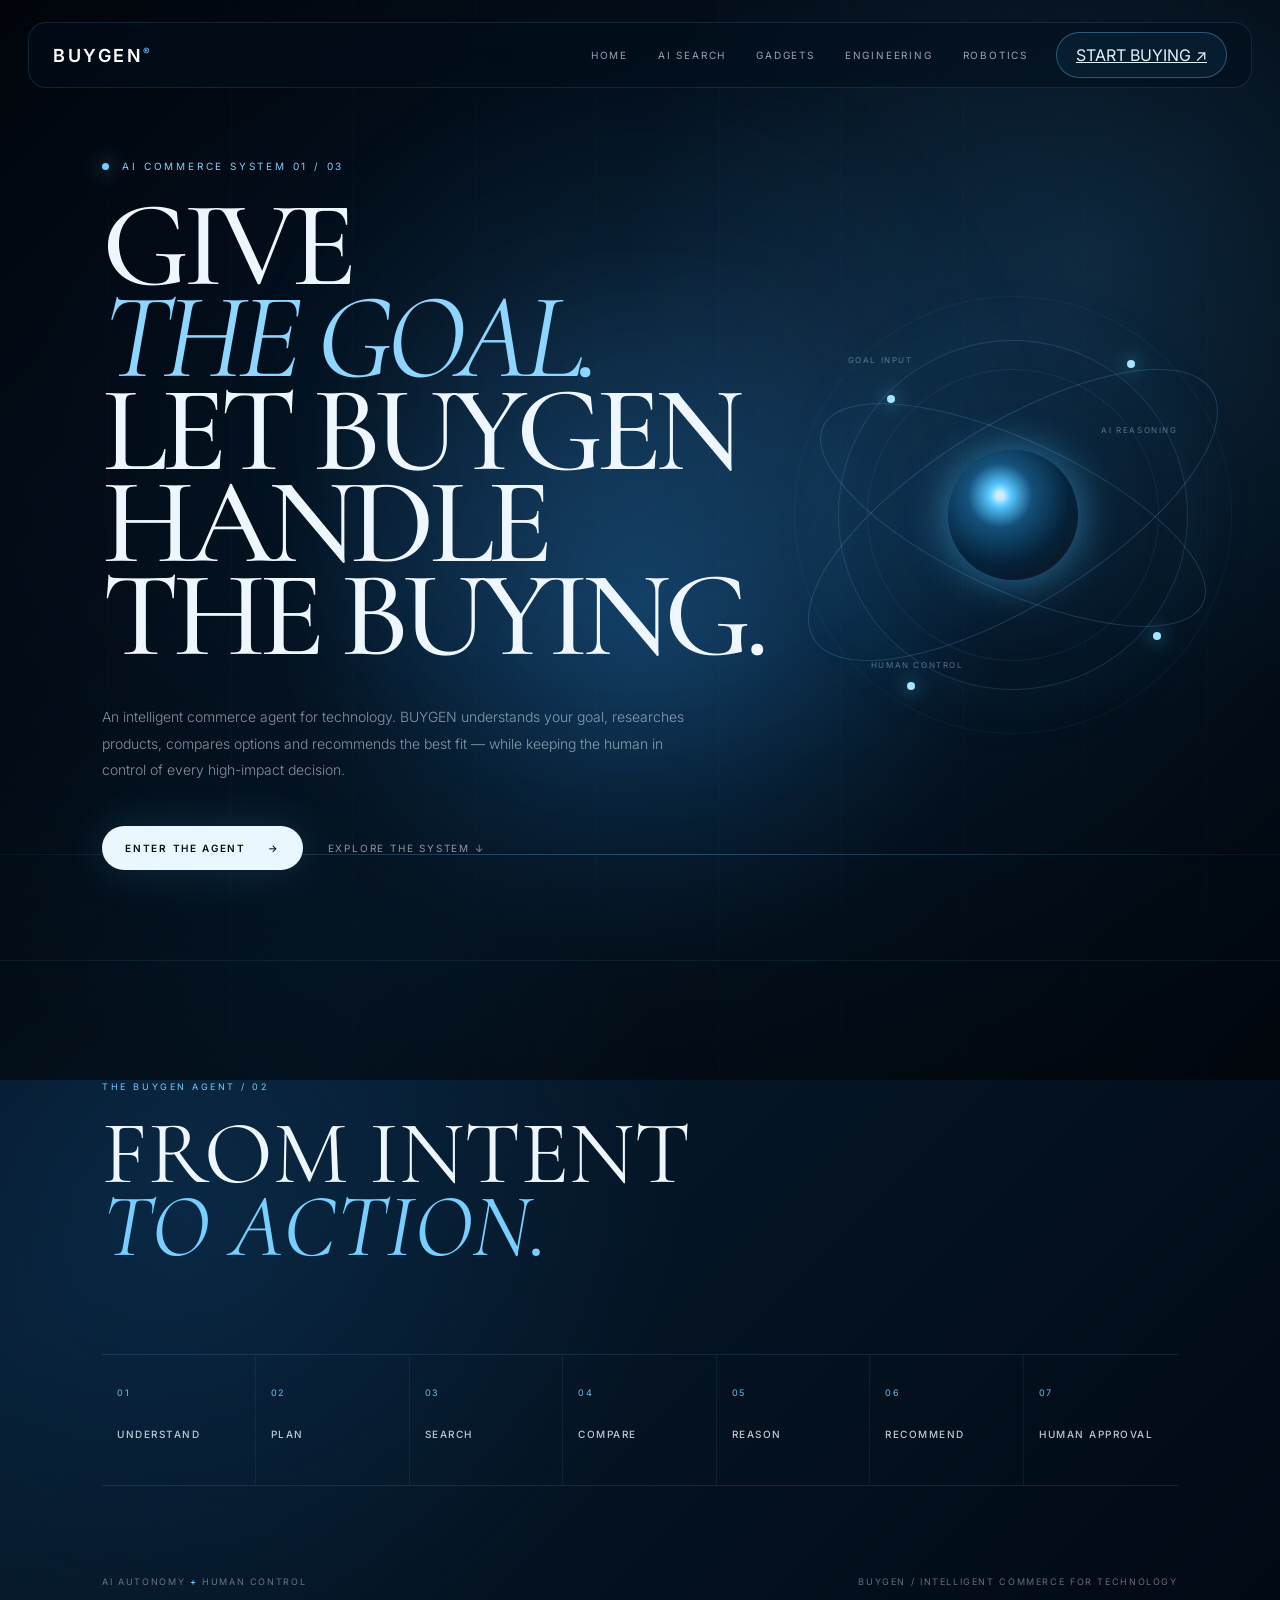
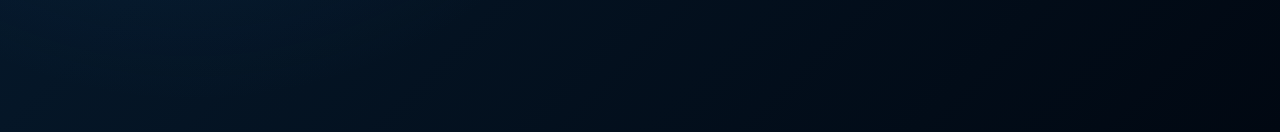
<file: index.html>
﻿<!DOCTYPE html>
<html lang="en">
<head>
<meta charset="UTF-8">
<meta name="viewport" content="width=device-width,initial-scale=1.0">
<title>BUYGEN — Intelligent Commerce</title>

<style>
@import url('https://fonts.googleapis.com/css2?family=Cormorant+Garamond:wght@400;500;600;700&family=Inter:wght@300;400;500;600&display=swap');

*{box-sizing:border-box;margin:0;padding:0}

html{scroll-behavior:smooth}

body{
    min-height:100vh;
    color:#eef7ff;
    background:
      radial-gradient(circle at 50% 35%,rgba(36,119,190,.34),transparent 28%),
      radial-gradient(circle at 15% 70%,rgba(19,78,130,.28),transparent 30%),
      radial-gradient(circle at 85% 15%,rgba(72,153,215,.18),transparent 25%),
      linear-gradient(135deg,#020914 0%,#061a2d 45%,#010812 100%);
    font-family:Inter,sans-serif;
    overflow-x:hidden;
}

/* atmospheric light */
body:before{
    content:"";
    position:fixed;
    inset:-20%;
    pointer-events:none;
    background:
      radial-gradient(ellipse at center,transparent 25%,rgba(0,0,0,.52) 78%),
      repeating-linear-gradient(90deg,transparent 0 120px,rgba(105,190,255,.025) 121px,transparent 122px);
    z-index:0;
}

body:after{
    content:"";
    position:fixed;
    width:70vw;
    height:70vw;
    max-width:900px;
    max-height:900px;
    left:50%;
    top:48%;
    transform:translate(-50%,-50%);
    border-radius:50%;
    background:radial-gradient(circle,rgba(78,180,255,.11),transparent 62%);
    filter:blur(25px);
    pointer-events:none;
    z-index:0;
}

/* subtle horizon */
.horizon{
    position:fixed;
    left:-10%;
    right:-10%;
    bottom:5%;
    height:1px;
    background:linear-gradient(90deg,transparent,rgba(130,208,255,.3),transparent);
    box-shadow:0 0 45px rgba(71,176,255,.2);
    z-index:1;
}

/* navigation */
nav{
    position:fixed;
    top:22px;
    left:28px;
    right:28px;
    height:66px;
    display:flex;
    align-items:center;
    padding:0 24px;
    border:1px solid rgba(145,210,255,.13);
    border-radius:18px;
    background:rgba(3,15,28,.55);
    backdrop-filter:blur(24px);
    -webkit-backdrop-filter:blur(24px);
    z-index:20;
}

.logo{
    color:#fff;
    text-decoration:none;
    font-size:18px;
    font-weight:600;
    letter-spacing:.14em;
    white-space:nowrap;
}

.logo span{
    color:#78caff;
    font-size:10px;
    vertical-align:top;
}

.links{
    display:flex;
    gap:30px;
    margin-left:auto;
    align-items:center;
}

.links a{
    color:rgba(222,242,255,.66);
    text-decoration:none;
    font-size:10px;
    letter-spacing:.18em;
    transition:.25s;
}

.links a:hover{
    color:#fff;
    text-shadow:0 0 18px rgba(108,203,255,.7);
}

.start{
    margin-left:28px;
    padding:12px 19px;
    border:1px solid rgba(116,204,255,.35);
    border-radius:30px;
    color:#dff4ff!important;
    background:rgba(50,145,211,.09);
}

/* hero */
.hero{
    position:relative;
    min-height:100vh;
    padding:160px 8vw 90px;
    display:flex;
    align-items:center;
    z-index:2;
}

.hero-grid{
    width:100%;
    max-width:1400px;
    margin:auto;
    display:grid;
    grid-template-columns:1fr 330px;
    gap:70px;
    align-items:center;
}

.eyebrow{
    display:flex;
    align-items:center;
    gap:13px;
    color:#83cdf9;
    font-size:10px;
    letter-spacing:.28em;
    margin-bottom:28px;
}

.dot{
    width:7px;
    height:7px;
    border-radius:50%;
    background:#72d0ff;
    box-shadow:0 0 20px #72d0ff;
}

h1{
    max-width:920px;
    font-family:"Cormorant Garamond",serif;
    font-size:clamp(72px,9.5vw,158px);
    font-weight:500;
    line-height:.76;
    letter-spacing:-.055em;
}

h1 em{
    display:block;
    color:#8ed5ff;
    font-weight:400;
}

.sub{
    max-width:590px;
    margin-top:42px;
    color:rgba(220,239,250,.58);
    font-size:14px;
    line-height:1.9;
    font-weight:300;
}

.actions{
    display:flex;
    align-items:center;
    gap:25px;
    margin-top:42px;
}

.primary{
    display:inline-flex;
    align-items:center;
    gap:22px;
    padding:16px 23px;
    border-radius:40px;
    background:#eaf7ff;
    color:#03101b;
    text-decoration:none;
    font-size:10px;
    font-weight:600;
    letter-spacing:.17em;
    box-shadow:0 0 45px rgba(93,196,255,.16);
    transition:.3s;
}

.primary:hover{
    transform:translateY(-3px);
    box-shadow:0 0 60px rgba(93,196,255,.35);
}

.secondary{
    color:rgba(218,241,255,.6);
    text-decoration:none;
    font-size:10px;
    letter-spacing:.18em;
}

/* agent visualization */
.visual{
    position:relative;
    height:500px;
}

.orbit{
    position:absolute;
    width:350px;
    height:350px;
    left:50%;
    top:50%;
    transform:translate(-50%,-50%) rotate(-15deg);
    border:1px solid rgba(113,204,255,.17);
    border-radius:50%;
    box-shadow:
      0 0 80px rgba(65,168,235,.08),
      inset 0 0 80px rgba(65,168,235,.04);
}

.orbit:before,
.orbit:after{
    content:"";
    position:absolute;
    inset:28px;
    border:1px solid rgba(115,202,255,.09);
    border-radius:50%;
}

.orbit:after{
    inset:-45px;
    border-color:rgba(115,202,255,.055);
}

.core{
    position:absolute;
    width:130px;
    height:130px;
    left:50%;
    top:50%;
    transform:translate(-50%,-50%);
    border-radius:50%;
    background:
      radial-gradient(circle at 40% 35%,#c9f0ff 0 3%,#55c5ff 10%,rgba(31,129,190,.5) 28%,rgba(4,36,61,.7) 60%,transparent 72%);
    box-shadow:
      0 0 40px rgba(75,193,255,.5),
      0 0 120px rgba(53,155,220,.22);
    animation:pulse 4s ease-in-out infinite;
}

.ring{
    position:absolute;
    border:1px solid rgba(113,210,255,.2);
    border-radius:50%;
}

.r1{width:420px;height:150px;left:50%;top:50%;transform:translate(-50%,-50%) rotate(25deg)}
.r2{width:470px;height:180px;left:50%;top:50%;transform:translate(-50%,-50%) rotate(-32deg)}

.node{
    position:absolute;
    width:8px;
    height:8px;
    border-radius:50%;
    background:#a5e5ff;
    box-shadow:0 0 18px #58c8ff;
}

.n1{left:12%;top:26%}
.n2{right:13%;top:19%}
.n3{right:5%;bottom:25%}
.n4{left:18%;bottom:15%}

.visual-label{
    position:absolute;
    font-size:8px;
    letter-spacing:.2em;
    color:rgba(184,226,248,.43);
}

.l1{left:0;top:18%}
.l2{right:0;top:32%}
.l3{left:7%;bottom:19%}

/* lower section */
.agent{
    position:relative;
    min-height:80vh;
    padding:120px 8vw;
    z-index:2;
    border-top:1px solid rgba(130,210,255,.08);
}

.agent-inner{
    max-width:1400px;
    margin:auto;
}

.agent-kicker{
    color:#75caff;
    font-size:9px;
    letter-spacing:.28em;
}

.agent h2{
    margin-top:25px;
    max-width:850px;
    font-family:"Cormorant Garamond",serif;
    font-size:clamp(60px,7vw,105px);
    line-height:.82;
    font-weight:400;
}

.agent h2 em{
    color:#78cfff;
}

.process{
    margin-top:90px;
    display:grid;
    grid-template-columns:repeat(7,1fr);
    border-top:1px solid rgba(136,210,255,.12);
    border-bottom:1px solid rgba(136,210,255,.12);
}

.step{
    min-height:130px;
    padding:25px 15px;
    border-right:1px solid rgba(136,210,255,.08);
}

.step:last-child{border-right:0}

.num{
    font-size:9px;
    color:#6dbde9;
    letter-spacing:.15em;
}

.step strong{
    display:block;
    margin-top:28px;
    font-size:10px;
    letter-spacing:.15em;
    font-weight:500;
    color:rgba(235,248,255,.8);
}

.control{
    margin-top:65px;
    display:flex;
    justify-content:space-between;
    align-items:center;
    padding:25px 0;
    color:rgba(206,234,249,.45);
    font-size:9px;
    letter-spacing:.18em;
}

.control b{
    color:#82d2ff;
    font-weight:500;
}

/* responsive */
@keyframes pulse{
    0%,100%{transform:translate(-50%,-50%) scale(1)}
    50%{transform:translate(-50%,-50%) scale(1.07)}
}

@media(max-width:900px){
    nav{left:14px;right:14px}
    .links{display:none}
    .hero{padding:140px 7vw 80px}
    .hero-grid{grid-template-columns:1fr}
    .visual{height:330px;order:-1}
    .orbit{width:230px;height:230px}
    .r1{width:280px;height:110px}
    .r2{width:320px;height:130px}
    .core{width:90px;height:90px}
    .process{grid-template-columns:repeat(2,1fr)}
    .step:nth-child(2n){border-right:0}
}

@media(max-width:500px){
    h1{font-size:65px}
    .visual{height:270px}
    .process{grid-template-columns:1fr}
    .step{border-right:0;border-bottom:1px solid rgba(136,210,255,.08)}
}
</style>
</head>

<body>

<div class="horizon"></div>

<nav>
    <a class="logo" href="index.html">BUYGEN<span>®</span></a>

    <div class="links">
        <a href="index.html">HOME</a>
        <a href="search.html">AI SEARCH</a>
        <a href="search.html">GADGETS</a>
        <a href="search.html">ENGINEERING</a>
        <a href="search.html">ROBOTICS</a>
    </div>

    <a class="start" href="search.html">START BUYING ↗</a>
</nav>

<main>

<section class="hero">
    <div class="hero-grid">

        <div>
            <div class="eyebrow">
                <span class="dot"></span>
                AI COMMERCE SYSTEM 01 / 03
            </div>

            <h1>
                GIVE<br>
                <em>THE GOAL.</em>
                LET BUYGEN<br>
                HANDLE THE BUYING.
            </h1>

            <p class="sub">
                An intelligent commerce agent for technology.
                BUYGEN understands your goal, researches products,
                compares options and recommends the best fit —
                while keeping the human in control of every
                high-impact decision.
            </p>

            <div class="actions">
                <a class="primary" href="search.html">
                    ENTER THE AGENT <span>→</span>
                </a>

                <a class="secondary" href="#agent">
                    EXPLORE THE SYSTEM ↓
                </a>
            </div>
        </div>

        <div class="visual">
            <div class="orbit"></div>
            <div class="ring r1"></div>
            <div class="ring r2"></div>

            <div class="core"></div>

            <span class="node n1"></span>
            <span class="node n2"></span>
            <span class="node n3"></span>
            <span class="node n4"></span>

            <span class="visual-label l1">GOAL INPUT</span>
            <span class="visual-label l2">AI REASONING</span>
            <span class="visual-label l3">HUMAN CONTROL</span>
        </div>

    </div>
</section>

<section class="agent" id="agent">
    <div class="agent-inner">

        <div class="agent-kicker">THE BUYGEN AGENT / 02</div>

        <h2>
            FROM INTENT<br>
            <em>TO ACTION.</em>
        </h2>

        <div class="process">

            <div class="step">
                <span class="num">01</span>
                <strong>UNDERSTAND</strong>
            </div>

            <div class="step">
                <span class="num">02</span>
                <strong>PLAN</strong>
            </div>

            <div class="step">
                <span class="num">03</span>
                <strong>SEARCH</strong>
            </div>

            <div class="step">
                <span class="num">04</span>
                <strong>COMPARE</strong>
            </div>

            <div class="step">
                <span class="num">05</span>
                <strong>REASON</strong>
            </div>

            <div class="step">
                <span class="num">06</span>
                <strong>RECOMMEND</strong>
            </div>

            <div class="step">
                <span class="num">07</span>
                <strong>HUMAN APPROVAL</strong>
            </div>

        </div>

        <div class="control">
            <span>AI AUTONOMY <b>+</b> HUMAN CONTROL</span>
            <span>BUYGEN / INTELLIGENT COMMERCE FOR TECHNOLOGY</span>
        </div>

    </div>
</section>

</main>

</body>
</html>
</file>
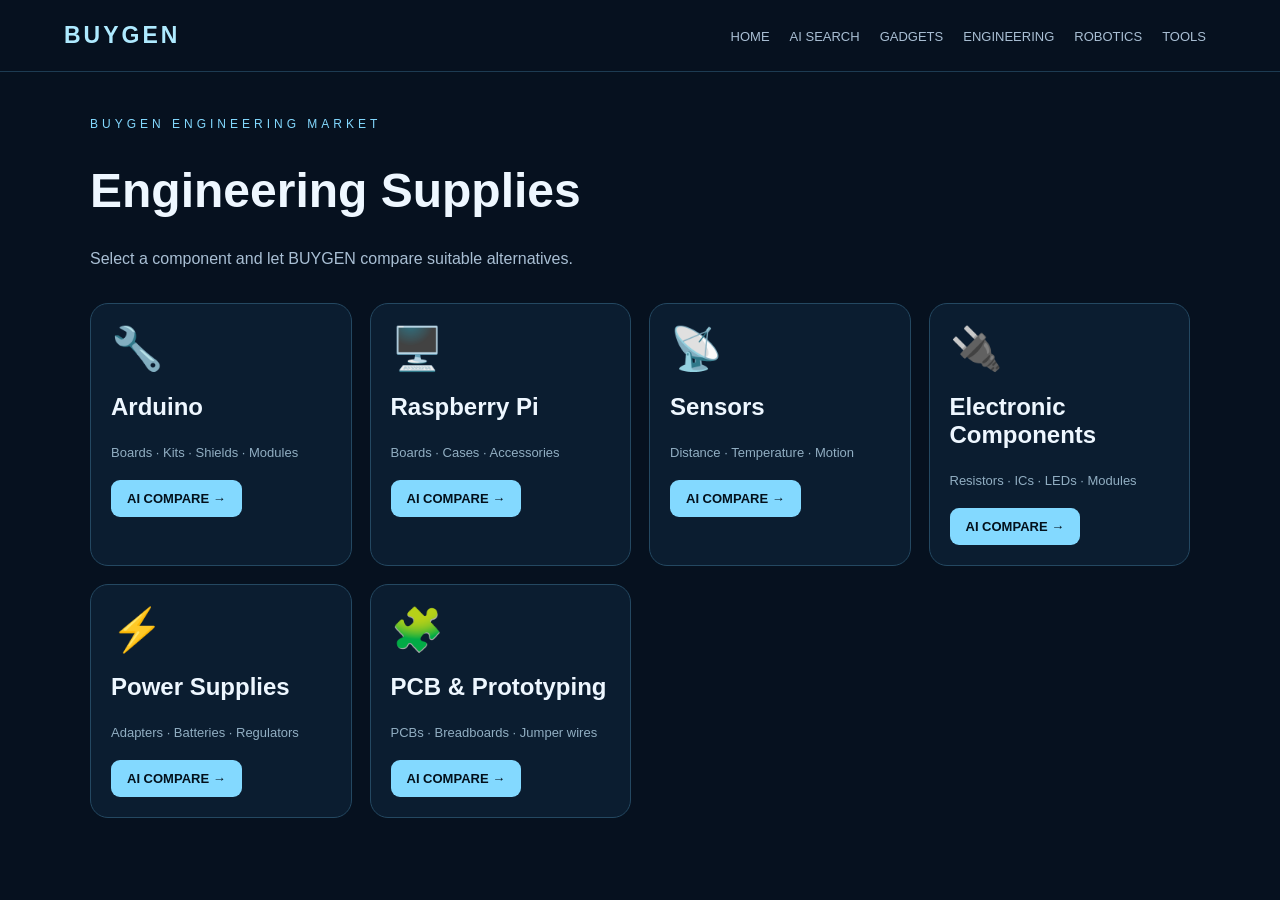
<file: engineering.html>
﻿<!DOCTYPE html>
<html>
<head>
<meta charset="UTF-8"><meta name="viewport" content="width=device-width,initial-scale=1">
<title>BUYGEN — Engineering</title>
<style>
*{box-sizing:border-box}body{margin:0;background:#06111f;color:#eef7ff;font-family:Arial,sans-serif}nav{height:72px;padding:0 5%;display:flex;align-items:center;justify-content:space-between;border-bottom:1px solid #1d3b52;background:#06111f;position:sticky;top:0}nav a{color:#a9bfd4;text-decoration:none;margin:0 10px;font-size:13px}.logo{font-size:23px;font-weight:bold;letter-spacing:3px;color:#aeeaff}main{max-width:1150px;margin:auto;padding:45px 25px}.eyebrow{color:#83d9ff;letter-spacing:4px;font-size:12px}h1{font-size:48px}.sub{color:#a9bfd4}.grid{display:grid;grid-template-columns:repeat(auto-fit,minmax(230px,1fr));gap:18px;margin-top:35px}.card{background:#0b1d30;border:1px solid #244861;border-radius:18px;padding:20px}.card:hover{border-color:#83d9ff}.icon{font-size:42px}.spec{color:#91aec2;font-size:13px;line-height:1.8}.search{display:inline-block;margin-top:15px;padding:11px 16px;background:#83d9ff;color:#03111c;text-decoration:none;border-radius:9px;font-weight:bold;font-size:13px}
</style></head>
<body><nav><div class="logo">BUYGEN</div><div><a href="index.html">HOME</a><a href="search.html">AI SEARCH</a><a href="gadgets.html">GADGETS</a><a href="engineering.html">ENGINEERING</a><a href="robotics.html">ROBOTICS</a><a href="tools.html">TOOLS</a></div></nav>
<main><div class="eyebrow">BUYGEN ENGINEERING MARKET</div><h1>Engineering Supplies</h1><p class="sub">Select a component and let BUYGEN compare suitable alternatives.</p><div class="grid">
<div class="card"><div class="icon">🔧</div><h2>Arduino</h2><div class="spec">Boards · Kits · Shields · Modules</div><a class="search" href="search.html?goal=Find%20an%20Arduino%20starter%20kit%20under%20%C2%B91500">AI COMPARE →</a></div>
<div class="card"><div class="icon">🖥️</div><h2>Raspberry Pi</h2><div class="spec">Boards · Cases · Accessories</div><a class="search" href="search.html?goal=Find%20a%20budget%20Raspberry%20Pi">AI COMPARE →</a></div>
<div class="card"><div class="icon">📡</div><h2>Sensors</h2><div class="spec">Distance · Temperature · Motion</div><a class="search" href="search.html?goal=Find%20cheap%20sensor%20modules%20for%20Arduino">AI COMPARE →</a></div>
<div class="card"><div class="icon">🔌</div><h2>Electronic Components</h2><div class="spec">Resistors · ICs · LEDs · Modules</div><a class="search" href="search.html?goal=Find%20budget%20electronic%20components">AI COMPARE →</a></div>
<div class="card"><div class="icon">⚡</div><h2>Power Supplies</h2><div class="spec">Adapters · Batteries · Regulators</div><a class="search" href="search.html?goal=Find%20a%20budget%20power%20supply">AI COMPARE →</a></div>
<div class="card"><div class="icon">🧩</div><h2>PCB & Prototyping</h2><div class="spec">PCBs · Breadboards · Jumper wires</div><a class="search" href="search.html?goal=Find%20a%20budget%20electronics%20prototyping%20kit">AI COMPARE →</a></div>
</div></main></body></html>
</file>
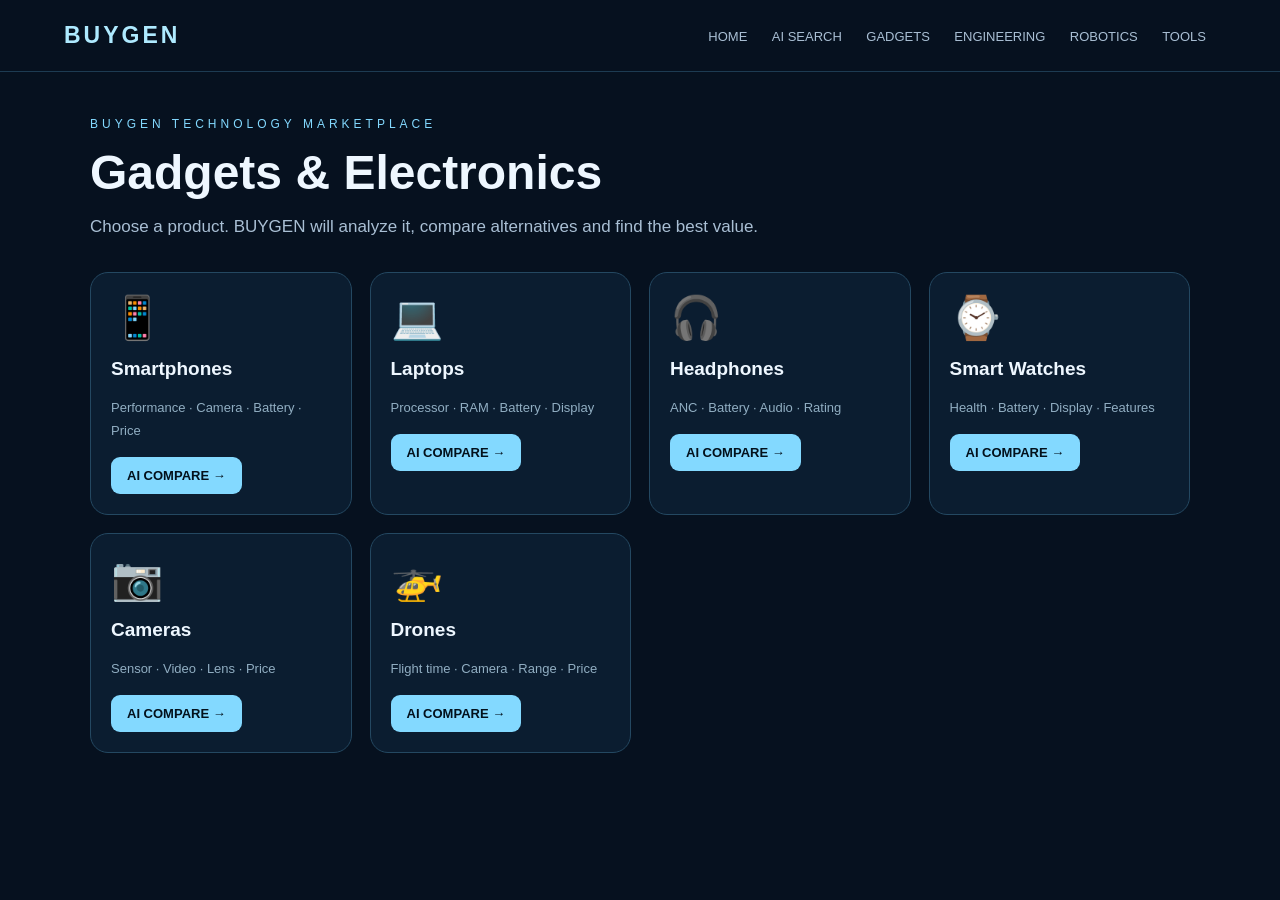
<file: gadgets.html>
﻿<!DOCTYPE html>
<html>
<head>
<meta charset="UTF-8">
<meta name="viewport" content="width=device-width,initial-scale=1">
<title>BUYGEN — Gadgets</title>
<style>
*{box-sizing:border-box}body{margin:0;background:#06111f;color:#eef7ff;font-family:Arial,sans-serif}nav{height:72px;padding:0 5%;display:flex;align-items:center;justify-content:space-between;border-bottom:1px solid #1d3b52;background:#06111f;position:sticky;top:0}.logo{font-size:23px;font-weight:bold;letter-spacing:3px;color:#aeeaff}nav a{color:#a9bfd4;text-decoration:none;margin:0 10px;font-size:13px}nav a:hover{color:#8edcff}main{max-width:1150px;margin:auto;padding:45px 25px}.eyebrow{color:#83d9ff;letter-spacing:4px;font-size:12px}h1{font-size:48px;margin:14px 0}.sub{color:#a9bfd4;font-size:17px}.grid{display:grid;grid-template-columns:repeat(auto-fit,minmax(230px,1fr));gap:18px;margin-top:35px}.card{background:#0b1d30;border:1px solid #244861;border-radius:18px;padding:20px;transition:.2s}.card:hover{transform:translateY(-5px);border-color:#83d9ff;box-shadow:0 15px 40px #020912}.icon{font-size:42px}.card h2{font-size:19px}.spec{color:#91aec2;font-size:13px;line-height:1.8}.search{display:inline-block;margin-top:15px;padding:11px 16px;background:#83d9ff;color:#03111c;text-decoration:none;border-radius:9px;font-weight:bold;font-size:13px}
</style>
</head>
<body>
<nav>
<div class="logo">BUYGEN</div>
<div>
<a href="index.html">HOME</a>
<a href="search.html">AI SEARCH</a>
<a href="gadgets.html">GADGETS</a>
<a href="engineering.html">ENGINEERING</a>
<a href="robotics.html">ROBOTICS</a>
<a href="tools.html">TOOLS</a>
</div>
</nav>
<main>
<div class="eyebrow">BUYGEN TECHNOLOGY MARKETPLACE</div>
<h1>Gadgets & Electronics</h1>
<p class="sub">Choose a product. BUYGEN will analyze it, compare alternatives and find the best value.</p>
<div class="grid">

<div class="card"><div class="icon">📱</div><h2>Smartphones</h2><div class="spec">Performance · Camera · Battery · Price</div><a class="search" href="search.html?goal=Compare%20smartphones%20under%20%C2%B930000">AI COMPARE →</a></div>
<div class="card"><div class="icon">💻</div><h2>Laptops</h2><div class="spec">Processor · RAM · Battery · Display</div><a class="search" href="search.html?goal=Find%20a%20budget%20laptop%20for%20coding">AI COMPARE →</a></div>
<div class="card"><div class="icon">🎧</div><h2>Headphones</h2><div class="spec">ANC · Battery · Audio · Rating</div><a class="search" href="search.html?goal=Find%20headphones%20under%20%C2%B95000%20with%20ANC">AI COMPARE →</a></div>
<div class="card"><div class="icon">⌚</div><h2>Smart Watches</h2><div class="spec">Health · Battery · Display · Features</div><a class="search" href="search.html?goal=Find%20a%20smartwatch%20under%20%C2%B93000">AI COMPARE →</a></div>
<div class="card"><div class="icon">📷</div><h2>Cameras</h2><div class="spec">Sensor · Video · Lens · Price</div><a class="search" href="search.html?goal=Find%20a%20budget%20camera">AI COMPARE →</a></div>
<div class="card"><div class="icon">🚁</div><h2>Drones</h2><div class="spec">Flight time · Camera · Range · Price</div><a class="search" href="search.html?goal=Find%20a%20budget%20drone">AI COMPARE →</a></div>

</div>
</main>
</body>
</html>
</file>
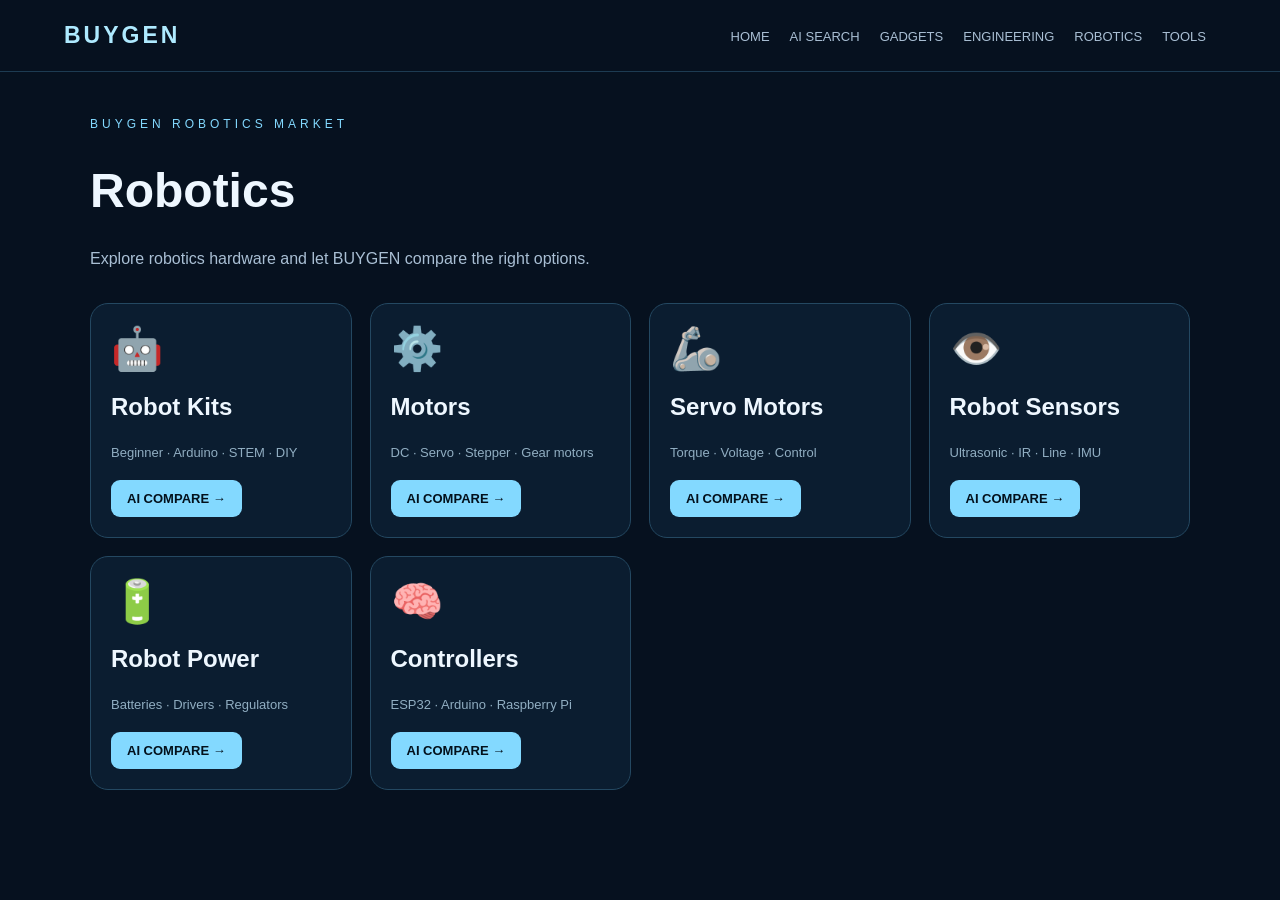
<file: robotics.html>
﻿<!DOCTYPE html>
<html><head><meta charset="UTF-8"><meta name="viewport" content="width=device-width,initial-scale=1"><title>BUYGEN — Robotics</title>
<style>
*{box-sizing:border-box}body{margin:0;background:#06111f;color:#eef7ff;font-family:Arial,sans-serif}nav{height:72px;padding:0 5%;display:flex;align-items:center;justify-content:space-between;border-bottom:1px solid #1d3b52}nav a{color:#a9bfd4;text-decoration:none;margin:0 10px;font-size:13px}.logo{font-size:23px;font-weight:bold;letter-spacing:3px;color:#aeeaff}main{max-width:1150px;margin:auto;padding:45px 25px}.eyebrow{color:#83d9ff;letter-spacing:4px;font-size:12px}h1{font-size:48px}.sub{color:#a9bfd4}.grid{display:grid;grid-template-columns:repeat(auto-fit,minmax(230px,1fr));gap:18px;margin-top:35px}.card{background:#0b1d30;border:1px solid #244861;border-radius:18px;padding:20px}.card:hover{border-color:#83d9ff}.icon{font-size:42px}.spec{color:#91aec2;font-size:13px;line-height:1.8}.search{display:inline-block;margin-top:15px;padding:11px 16px;background:#83d9ff;color:#03111c;text-decoration:none;border-radius:9px;font-weight:bold;font-size:13px}
</style></head>
<body><nav><div class="logo">BUYGEN</div><div><a href="index.html">HOME</a><a href="search.html">AI SEARCH</a><a href="gadgets.html">GADGETS</a><a href="engineering.html">ENGINEERING</a><a href="robotics.html">ROBOTICS</a><a href="tools.html">TOOLS</a></div></nav>
<main><div class="eyebrow">BUYGEN ROBOTICS MARKET</div><h1>Robotics</h1><p class="sub">Explore robotics hardware and let BUYGEN compare the right options.</p><div class="grid">
<div class="card"><div class="icon">🤖</div><h2>Robot Kits</h2><div class="spec">Beginner · Arduino · STEM · DIY</div><a class="search" href="search.html?goal=Find%20a%20robotics%20kit%20under%20%C2%B92000">AI COMPARE →</a></div>
<div class="card"><div class="icon">⚙️</div><h2>Motors</h2><div class="spec">DC · Servo · Stepper · Gear motors</div><a class="search" href="search.html?goal=Find%20a%20budget%20robotics%20motor">AI COMPARE →</a></div>
<div class="card"><div class="icon">🦾</div><h2>Servo Motors</h2><div class="spec">Torque · Voltage · Control</div><a class="search" href="search.html?goal=Find%20a%20servo%20motor%20under%20%C2%B9500">AI COMPARE →</a></div>
<div class="card"><div class="icon">👁️</div><h2>Robot Sensors</h2><div class="spec">Ultrasonic · IR · Line · IMU</div><a class="search" href="search.html?goal=Find%20robot%20sensors%20under%20%C2%B91000">AI COMPARE →</a></div>
<div class="card"><div class="icon">🔋</div><h2>Robot Power</h2><div class="spec">Batteries · Drivers · Regulators</div><a class="search" href="search.html?goal=Find%20a%20budget%20robotics%20battery">AI COMPARE →</a></div>
<div class="card"><div class="icon">🧠</div><h2>Controllers</h2><div class="spec">ESP32 · Arduino · Raspberry Pi</div><a class="search" href="search.html?goal=Find%20a%20budget%20robot%20controller">AI COMPARE →</a></div>
</div></main></body></html>
</file>
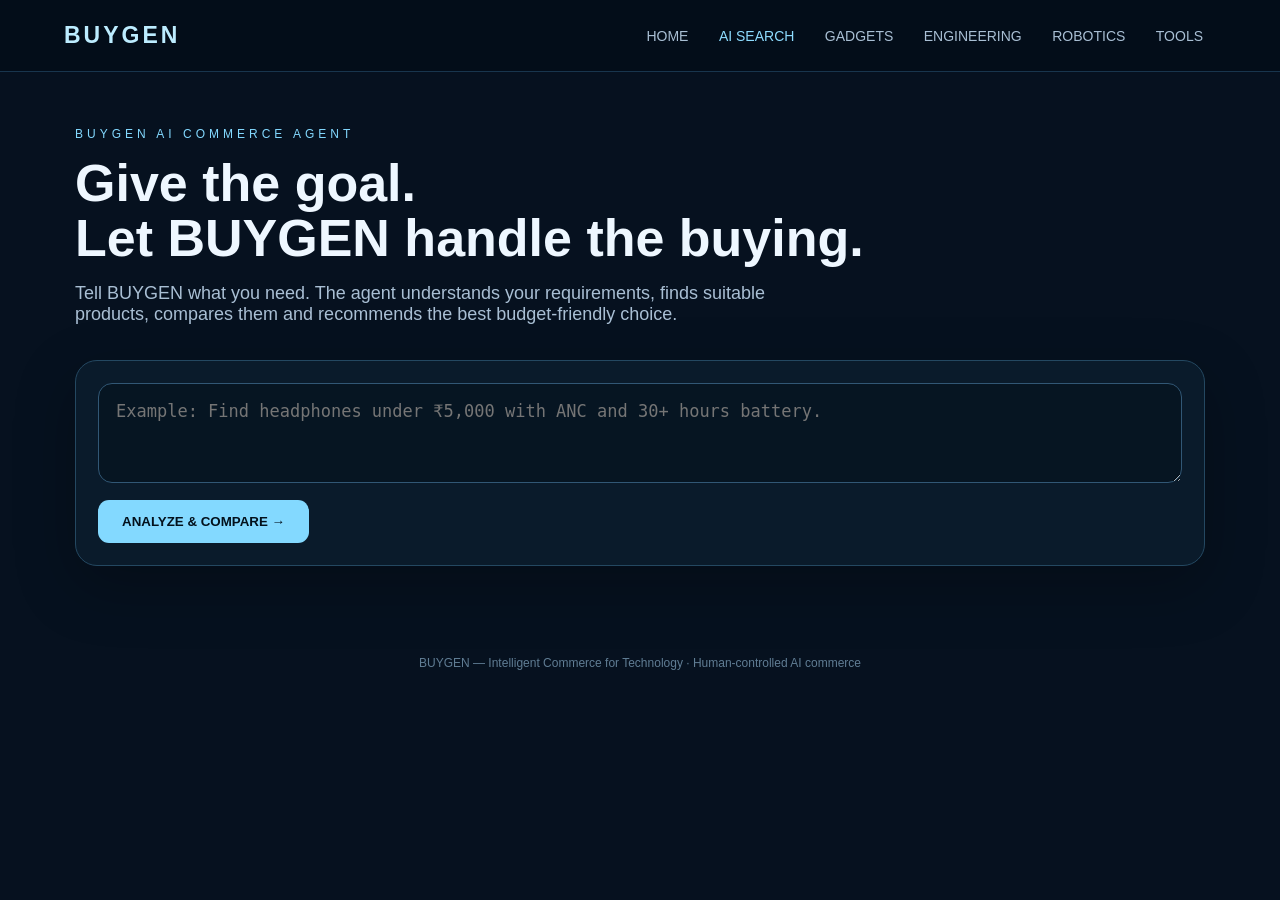
<file: search.html>
﻿<!DOCTYPE html>
<html lang="en">
<head>
<meta charset="UTF-8">
<meta name="viewport" content="width=device-width,initial-scale=1.0">
<title>BUYGEN — AI Search</title>
<style>
*{box-sizing:border-box}
body{margin:0;background:#06111f;color:#eef7ff;font-family:Arial,sans-serif;min-height:100vh}
nav{height:72px;display:flex;align-items:center;justify-content:space-between;padding:0 5%;border-bottom:1px solid #18354d;background:rgba(4,14,26,.92);position:sticky;top:0;z-index:5}
.logo{font-size:23px;font-weight:800;letter-spacing:3px;color:#bcecff}
nav a{color:#a9bfd4;text-decoration:none;margin:0 13px;font-size:14px}
nav a:hover,nav a.active{color:#8edcff}
main{max-width:1180px;margin:auto;padding:55px 25px}
.eyebrow{letter-spacing:4px;color:#83d9ff;font-size:12px}
h1{font-size:52px;line-height:1.05;margin:15px 0}
.subtitle{font-size:18px;color:#a9bfd4;max-width:700px}
.searchbox{margin-top:35px;background:rgba(10,28,45,.9);border:1px solid #244861;border-radius:22px;padding:22px;box-shadow:0 20px 60px rgba(0,0,0,.25)}
textarea{width:100%;height:100px;background:#061522;color:white;border:1px solid #315775;border-radius:14px;padding:17px;font-size:17px;outline:none}
textarea:focus{border-color:#83d9ff}
button{background:#83d9ff;border:0;padding:14px 24px;border-radius:11px;font-weight:800;color:#03111c;cursor:pointer;margin-top:13px}
button:hover{transform:translateY(-1px)}
.section{margin-top:25px;background:rgba(10,27,43,.92);border:1px solid #203f57;border-radius:20px;padding:22px}
.status{color:#83d9ff;font-size:13px;letter-spacing:1px}
.tags{display:flex;flex-wrap:wrap;gap:8px;margin-top:12px}
.tag{background:#12344a;border:1px solid #28536d;color:#9fe3ff;border-radius:30px;padding:7px 12px;font-size:13px}
.grid{display:grid;grid-template-columns:repeat(auto-fit,minmax(240px,1fr));gap:15px;margin-top:17px}
.card{background:#0c2033;border:1px solid #244761;border-radius:16px;padding:19px}
.card.best{border-color:#83d9ff;box-shadow:0 0 28px rgba(61,180,230,.12)}
.card h3{margin-top:0}
.price{font-size:26px;font-weight:800;margin:10px 0}
.meta{color:#a9bfd4;line-height:1.8;font-size:14px}
.match{display:inline-block;background:#163c50;color:#a7e7ff;padding:6px 10px;border-radius:20px;font-size:12px;margin:5px 0}
.reason{color:#abc1d2;font-size:13px;line-height:1.8;margin-top:10px}
.approve{background:#b9f4d2;margin-top:18px}
.direct{margin-top:15px;color:#9fe3ff}
.direct a{color:#8edcff;font-weight:bold;text-decoration:none}
footer{text-align:center;padding:35px;color:#607d94;font-size:12px}
@media(max-width:700px){h1{font-size:38px}nav a{margin:0 5px;font-size:11px}.subtitle{font-size:15px}}
</style>
</head>

<body>

<nav>
<div class="logo">BUYGEN</div>
<div>
<a href="index.html">HOME</a>
<a href="search.html" class="active">AI SEARCH</a>
<a href="gadgets.html">GADGETS</a>
<a href="engineering.html">ENGINEERING</a>
<a href="robotics.html">ROBOTICS</a>
<a href="tools.html">TOOLS</a>
</div>
</nav>

<main>

<div class="eyebrow">BUYGEN AI COMMERCE AGENT</div>

<h1>Give the goal.<br>Let BUYGEN handle the buying.</h1>

<p class="subtitle">
Tell BUYGEN what you need. The agent understands your requirements,
finds suitable products, compares them and recommends the best
budget-friendly choice.
</p>

<div class="searchbox">
<textarea id="goal" placeholder="Example: Find headphones under ₹5,000 with ANC and 30+ hours battery."></textarea>
<button onclick="runAgent()">ANALYZE & COMPARE →</button>
</div>

<div id="result"></div>

</main>

<footer>
BUYGEN — Intelligent Commerce for Technology · Human-controlled AI commerce
</footer>

<script>

async function runAgent(){

const goal=document.getElementById("goal").value.trim();

if(!goal){
alert("Enter your shopping goal first.");
return;
}

const result=document.getElementById("result");

result.innerHTML=
'<div class="section"><div class="status">◉ BUYGEN AGENT IS WORKING</div><p>Understanding requirements → searching → comparing → reasoning...</p></div>';

try{

const response=await fetch(
"http://127.0.0.1:8000/agent/run",
{
method:"POST",
headers:{"Content-Type":"application/json"},
body:JSON.stringify({goal:goal})
}
);

if(!response.ok) throw new Error();

const data=await response.json();

renderAgent(data);

}catch(error){

result.innerHTML=
'<div class="section">'+
'<div class="status">⚠ BUYGEN BACKEND NOT CONNECTED</div>'+
'<p>Start the FastAPI server first:</p>'+
'<b>python -m uvicorn backend.main:app --reload --port 8000</b>'+
'</div>';

}

}

function renderAgent(data){

const result=document.getElementById("result");

let requirementHTML="";

Object.entries(data.requirements || {}).forEach(([key,value])=>{

if(value!==null && value!==false){

requirementHTML+=
'<span class="tag">'+
key.replaceAll("_"," ")+": "+value+
'</span>';

}

});

let comparison="";

(data.candidates || []).forEach((p,index)=>{

comparison+=
'<div class="card '+(index===0?"best":"")+'">'+
'<h3>'+p.name+'</h3>'+
'<div class="price">₹'+Number(p.price).toLocaleString("en-IN")+'</div>'+
'<span class="match">'+p.match_percentage+'% MATCH</span>'+
'<div class="meta">'+
'Category: '+(p.category||"Technology")+'<br>'+
'Rating: '+p.rating+' ★<br>'+
(p.battery_hours ? 'Battery: '+p.battery_hours+' hours<br>':'')+
'ANC: '+(p.anc?"Yes":"No")+
'</div>'+
'<div class="reason">'+
(p.reasons||[]).join("<br>")+
'</div>'+
'</div>';

});

let recommendation="";

if(data.recommendation){

const p=data.recommendation;

recommendation=
'<div class="section">'+
'<div class="status">✓ BUYGEN DECISION</div>'+
'<h2>'+p.name+'</h2>'+
'<div class="price">₹'+Number(p.price).toLocaleString("en-IN")+'</div>'+
'<span class="match">'+p.match_percentage+'% REQUIREMENT MATCH</span>'+
'<div class="reason">'+
'<b>Why BUYGEN selected it:</b><br>'+
(p.reasons||[]).join("<br>")+
'<br><br>Best balance of requirements, price and product value.'+
'</div>'+
'<button class="approve" onclick="approveProduct(\''+
p.product_link+
'\')">APPROVE & VIEW DIRECT PRODUCT</button>'+
'<div id="approved" class="direct"></div>'+
'</div>';

}else{

recommendation=
'<div class="section">'+
'<div class="status">NO SUITABLE MATCH</div>'+
'<p>Try increasing your budget or changing one requirement.</p>'+
'</div>';

}

result.innerHTML=

'<div class="section">'+
'<div class="status">✓ REQUIREMENTS UNDERSTOOD</div>'+
'<div class="tags">'+requirementHTML+'</div>'+
'<p>'+data.message+'</p>'+
'</div>'+

recommendation+

'<div class="section">'+
'<h2>AI PRODUCT COMPARISON</h2>'+
'<p class="subtitle">BUYGEN compared the available products against your goal.</p>'+
'<div class="grid">'+comparison+'</div>'+
'</div>';

}

function approveProduct(link){

document.getElementById("approved").innerHTML=
"✓ Human approval recorded. "+
'<a href="'+link+'" target="_blank">Open direct BUYGEN product →</a>';

}

</script>

</body>
</html>
</file>
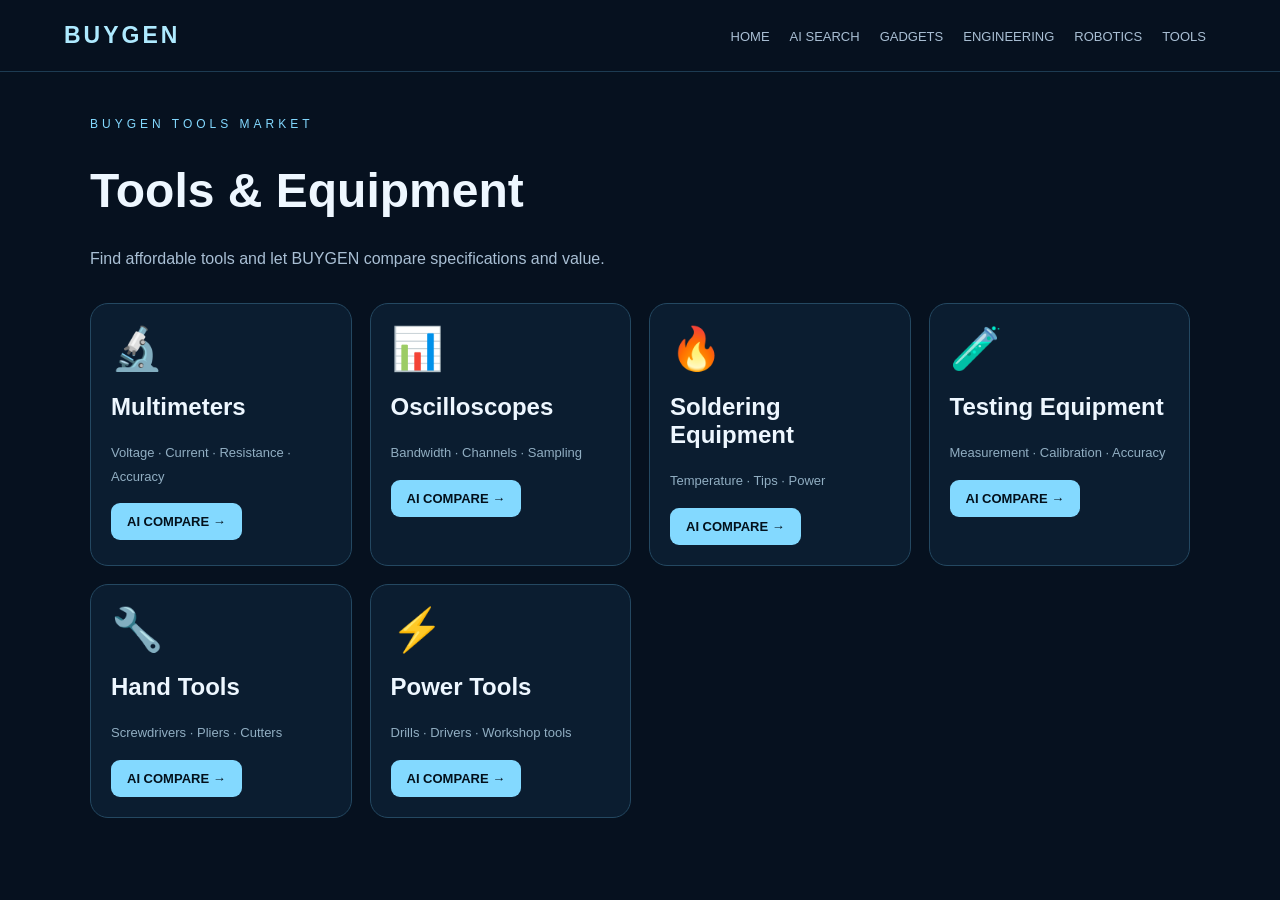
<file: tools.html>
﻿<!DOCTYPE html>
<html><head><meta charset="UTF-8"><meta name="viewport" content="width=device-width,initial-scale=1"><title>BUYGEN — Tools</title>
<style>
*{box-sizing:border-box}body{margin:0;background:#06111f;color:#eef7ff;font-family:Arial,sans-serif}nav{height:72px;padding:0 5%;display:flex;align-items:center;justify-content:space-between;border-bottom:1px solid #1d3b52}nav a{color:#a9bfd4;text-decoration:none;margin:0 10px;font-size:13px}.logo{font-size:23px;font-weight:bold;letter-spacing:3px;color:#aeeaff}main{max-width:1150px;margin:auto;padding:45px 25px}.eyebrow{color:#83d9ff;letter-spacing:4px;font-size:12px}h1{font-size:48px}.sub{color:#a9bfd4}.grid{display:grid;grid-template-columns:repeat(auto-fit,minmax(230px,1fr));gap:18px;margin-top:35px}.card{background:#0b1d30;border:1px solid #244861;border-radius:18px;padding:20px}.card:hover{border-color:#83d9ff}.icon{font-size:42px}.spec{color:#91aec2;font-size:13px;line-height:1.8}.search{display:inline-block;margin-top:15px;padding:11px 16px;background:#83d9ff;color:#03111c;text-decoration:none;border-radius:9px;font-weight:bold;font-size:13px}
</style></head>
<body><nav><div class="logo">BUYGEN</div><div><a href="index.html">HOME</a><a href="search.html">AI SEARCH</a><a href="gadgets.html">GADGETS</a><a href="engineering.html">ENGINEERING</a><a href="robotics.html">ROBOTICS</a><a href="tools.html">TOOLS</a></div></nav>
<main><div class="eyebrow">BUYGEN TOOLS MARKET</div><h1>Tools & Equipment</h1><p class="sub">Find affordable tools and let BUYGEN compare specifications and value.</p><div class="grid">
<div class="card"><div class="icon">🔬</div><h2>Multimeters</h2><div class="spec">Voltage · Current · Resistance · Accuracy</div><a class="search" href="search.html?goal=Find%20a%20multimeter%20under%20%C2%B91500">AI COMPARE →</a></div>
<div class="card"><div class="icon">📊</div><h2>Oscilloscopes</h2><div class="spec">Bandwidth · Channels · Sampling</div><a class="search" href="search.html?goal=Find%20a%20budget%20oscilloscope">AI COMPARE →</a></div>
<div class="card"><div class="icon">🔥</div><h2>Soldering Equipment</h2><div class="spec">Temperature · Tips · Power</div><a class="search" href="search.html?goal=Find%20a%20soldering%20station%20under%20%C2%B92000">AI COMPARE →</a></div>
<div class="card"><div class="icon">🧪</div><h2>Testing Equipment</h2><div class="spec">Measurement · Calibration · Accuracy</div><a class="search" href="search.html?goal=Find%20budget%20electronic%20testing%20equipment">AI COMPARE →</a></div>
<div class="card"><div class="icon">🔧</div><h2>Hand Tools</h2><div class="spec">Screwdrivers · Pliers · Cutters</div><a class="search" href="search.html?goal=Find%20a%20budget%20electronics%20tool%20kit">AI COMPARE →</a></div>
<div class="card"><div class="icon">⚡</div><h2>Power Tools</h2><div class="spec">Drills · Drivers · Workshop tools</div><a class="search" href="search.html?goal=Find%20a%20budget%20power%20tool">AI COMPARE →</a></div>
</div></main></body></html>
</file>
